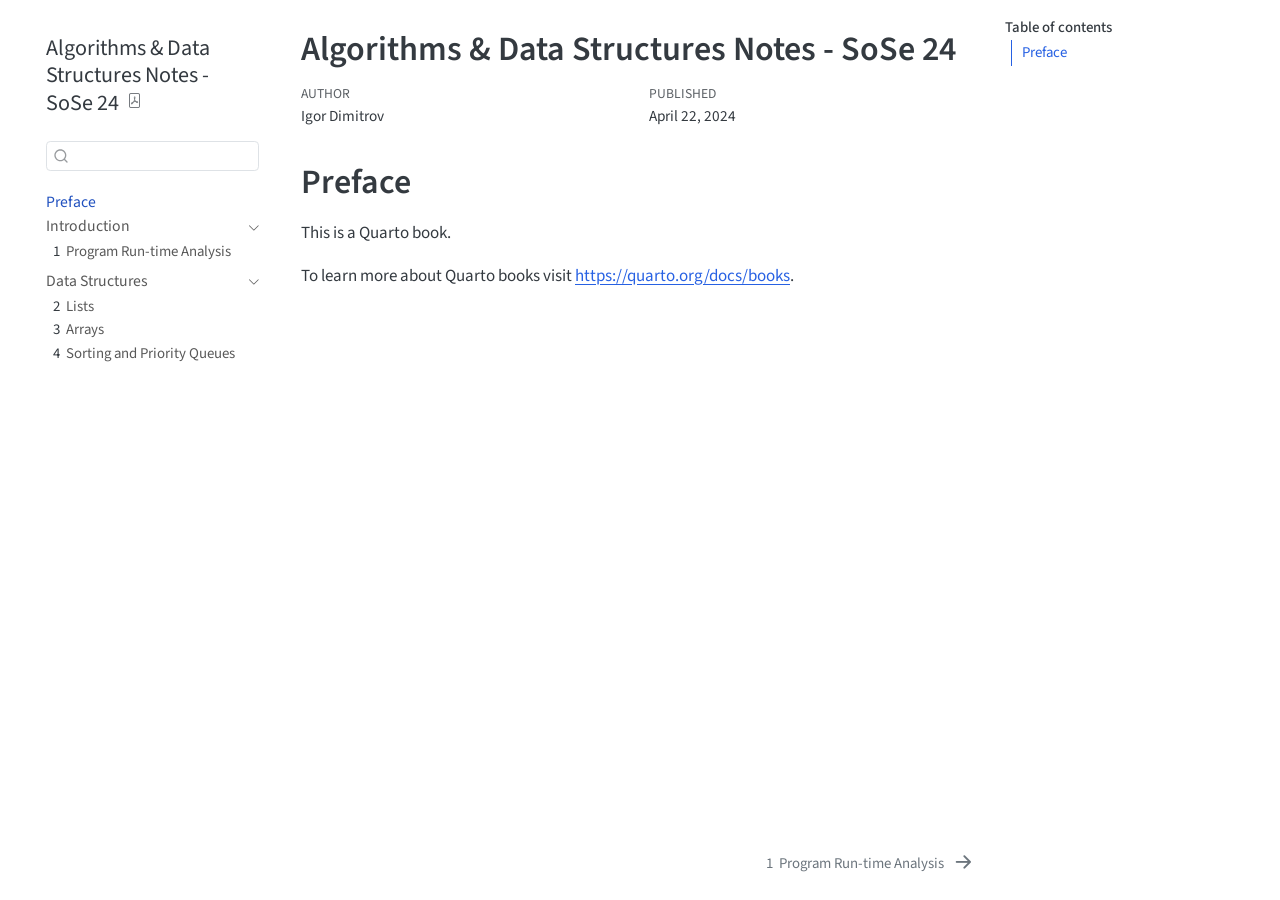
<file: index.html>
<!DOCTYPE html>
<html xmlns="http://www.w3.org/1999/xhtml" lang="en" xml:lang="en"><head>

<meta charset="utf-8">
<meta name="generator" content="quarto-1.4.553">

<meta name="viewport" content="width=device-width, initial-scale=1.0, user-scalable=yes">

<meta name="author" content="Igor Dimitrov">
<meta name="dcterms.date" content="2024-04-22">

<title>Algorithms &amp; Data Structures Notes - SoSe 24</title>
<style>
code{white-space: pre-wrap;}
span.smallcaps{font-variant: small-caps;}
div.columns{display: flex; gap: min(4vw, 1.5em);}
div.column{flex: auto; overflow-x: auto;}
div.hanging-indent{margin-left: 1.5em; text-indent: -1.5em;}
ul.task-list{list-style: none;}
ul.task-list li input[type="checkbox"] {
  width: 0.8em;
  margin: 0 0.8em 0.2em -1em; /* quarto-specific, see https://github.com/quarto-dev/quarto-cli/issues/4556 */ 
  vertical-align: middle;
}
</style>


<script src="site_libs/quarto-nav/quarto-nav.js"></script>
<script src="site_libs/quarto-nav/headroom.min.js"></script>
<script src="site_libs/clipboard/clipboard.min.js"></script>
<script src="site_libs/quarto-search/autocomplete.umd.js"></script>
<script src="site_libs/quarto-search/fuse.min.js"></script>
<script src="site_libs/quarto-search/quarto-search.js"></script>
<meta name="quarto:offset" content="./">
<link href="./02-intro/02-analysis.html" rel="next">
<script src="site_libs/quarto-html/quarto.js"></script>
<script src="site_libs/quarto-html/popper.min.js"></script>
<script src="site_libs/quarto-html/tippy.umd.min.js"></script>
<script src="site_libs/quarto-html/anchor.min.js"></script>
<link href="site_libs/quarto-html/tippy.css" rel="stylesheet">
<link href="site_libs/quarto-html/quarto-syntax-highlighting.css" rel="stylesheet" id="quarto-text-highlighting-styles">
<script src="site_libs/bootstrap/bootstrap.min.js"></script>
<link href="site_libs/bootstrap/bootstrap-icons.css" rel="stylesheet">
<link href="site_libs/bootstrap/bootstrap.min.css" rel="stylesheet" id="quarto-bootstrap" data-mode="light">
<script id="quarto-search-options" type="application/json">{
  "location": "sidebar",
  "copy-button": false,
  "collapse-after": 3,
  "panel-placement": "start",
  "type": "textbox",
  "limit": 50,
  "keyboard-shortcut": [
    "f",
    "/",
    "s"
  ],
  "show-item-context": false,
  "language": {
    "search-no-results-text": "No results",
    "search-matching-documents-text": "matching documents",
    "search-copy-link-title": "Copy link to search",
    "search-hide-matches-text": "Hide additional matches",
    "search-more-match-text": "more match in this document",
    "search-more-matches-text": "more matches in this document",
    "search-clear-button-title": "Clear",
    "search-text-placeholder": "",
    "search-detached-cancel-button-title": "Cancel",
    "search-submit-button-title": "Submit",
    "search-label": "Search"
  }
}</script>


</head>

<body class="nav-sidebar floating">

<div id="quarto-search-results"></div>
  <header id="quarto-header" class="headroom fixed-top">
  <nav class="quarto-secondary-nav">
    <div class="container-fluid d-flex">
      <button type="button" class="quarto-btn-toggle btn" data-bs-toggle="collapse" data-bs-target=".quarto-sidebar-collapse-item" aria-controls="quarto-sidebar" aria-expanded="false" aria-label="Toggle sidebar navigation" onclick="if (window.quartoToggleHeadroom) { window.quartoToggleHeadroom(); }">
        <i class="bi bi-layout-text-sidebar-reverse"></i>
      </button>
        <nav class="quarto-page-breadcrumbs" aria-label="breadcrumb"><ol class="breadcrumb"><li class="breadcrumb-item"><a href="./index.html">Preface</a></li></ol></nav>
        <a class="flex-grow-1" role="button" data-bs-toggle="collapse" data-bs-target=".quarto-sidebar-collapse-item" aria-controls="quarto-sidebar" aria-expanded="false" aria-label="Toggle sidebar navigation" onclick="if (window.quartoToggleHeadroom) { window.quartoToggleHeadroom(); }">      
        </a>
      <button type="button" class="btn quarto-search-button" aria-label="" onclick="window.quartoOpenSearch();">
        <i class="bi bi-search"></i>
      </button>
    </div>
  </nav>
</header>
<!-- content -->
<div id="quarto-content" class="quarto-container page-columns page-rows-contents page-layout-article">
<!-- sidebar -->
  <nav id="quarto-sidebar" class="sidebar collapse collapse-horizontal quarto-sidebar-collapse-item sidebar-navigation floating overflow-auto">
    <div class="pt-lg-2 mt-2 text-left sidebar-header">
    <div class="sidebar-title mb-0 py-0">
      <a href="./">Algorithms &amp; Data Structures Notes - SoSe 24</a> 
        <div class="sidebar-tools-main">
    <a href="./Algorithms---Data-Structures-Notes---SoSe-24.pdf" title="Download PDF" class="quarto-navigation-tool px-1" aria-label="Download PDF"><i class="bi bi-file-pdf"></i></a>
</div>
    </div>
      </div>
        <div class="mt-2 flex-shrink-0 align-items-center">
        <div class="sidebar-search">
        <div id="quarto-search" class="" title="Search"></div>
        </div>
        </div>
    <div class="sidebar-menu-container"> 
    <ul class="list-unstyled mt-1">
        <li class="sidebar-item">
  <div class="sidebar-item-container"> 
  <a href="./index.html" class="sidebar-item-text sidebar-link active">
 <span class="menu-text">Preface</span></a>
  </div>
</li>
        <li class="sidebar-item sidebar-item-section">
      <div class="sidebar-item-container"> 
            <a class="sidebar-item-text sidebar-link text-start" data-bs-toggle="collapse" data-bs-target="#quarto-sidebar-section-1" aria-expanded="true">
 <span class="menu-text">Introduction</span></a>
          <a class="sidebar-item-toggle text-start" data-bs-toggle="collapse" data-bs-target="#quarto-sidebar-section-1" aria-expanded="true" aria-label="Toggle section">
            <i class="bi bi-chevron-right ms-2"></i>
          </a> 
      </div>
      <ul id="quarto-sidebar-section-1" class="collapse list-unstyled sidebar-section depth1 show">  
          <li class="sidebar-item">
  <div class="sidebar-item-container"> 
  <a href="./02-intro/02-analysis.html" class="sidebar-item-text sidebar-link">
 <span class="menu-text"><span class="chapter-number">1</span>&nbsp; <span class="chapter-title">Program Run-time Analysis</span></span></a>
  </div>
</li>
      </ul>
  </li>
        <li class="sidebar-item sidebar-item-section">
      <div class="sidebar-item-container"> 
            <a class="sidebar-item-text sidebar-link text-start" data-bs-toggle="collapse" data-bs-target="#quarto-sidebar-section-2" aria-expanded="true">
 <span class="menu-text">Data Structures</span></a>
          <a class="sidebar-item-toggle text-start" data-bs-toggle="collapse" data-bs-target="#quarto-sidebar-section-2" aria-expanded="true" aria-label="Toggle section">
            <i class="bi bi-chevron-right ms-2"></i>
          </a> 
      </div>
      <ul id="quarto-sidebar-section-2" class="collapse list-unstyled sidebar-section depth1 show">  
          <li class="sidebar-item">
  <div class="sidebar-item-container"> 
  <a href="./03/01-lists.html" class="sidebar-item-text sidebar-link">
 <span class="menu-text"><span class="chapter-number">2</span>&nbsp; <span class="chapter-title">Lists</span></span></a>
  </div>
</li>
          <li class="sidebar-item">
  <div class="sidebar-item-container"> 
  <a href="./03/02-arrays.html" class="sidebar-item-text sidebar-link">
 <span class="menu-text"><span class="chapter-number">3</span>&nbsp; <span class="chapter-title">Arrays</span></span></a>
  </div>
</li>
          <li class="sidebar-item">
  <div class="sidebar-item-container"> 
  <a href="./05/01-sorting.html" class="sidebar-item-text sidebar-link">
 <span class="menu-text"><span class="chapter-number">4</span>&nbsp; <span class="chapter-title">Sorting and Priority Queues</span></span></a>
  </div>
</li>
      </ul>
  </li>
    </ul>
    </div>
</nav>
<div id="quarto-sidebar-glass" class="quarto-sidebar-collapse-item" data-bs-toggle="collapse" data-bs-target=".quarto-sidebar-collapse-item"></div>
<!-- margin-sidebar -->
    <div id="quarto-margin-sidebar" class="sidebar margin-sidebar">
        <nav id="TOC" role="doc-toc" class="toc-active">
    <h2 id="toc-title">Table of contents</h2>
   
  <ul>
  <li><a href="#preface" id="toc-preface" class="nav-link active" data-scroll-target="#preface">Preface</a></li>
  </ul>
</nav>
    </div>
<!-- main -->
<main class="content" id="quarto-document-content">

<header id="title-block-header" class="quarto-title-block default">
<div class="quarto-title">
<h1 class="title">Algorithms &amp; Data Structures Notes - SoSe 24</h1>
</div>



<div class="quarto-title-meta">

    <div>
    <div class="quarto-title-meta-heading">Author</div>
    <div class="quarto-title-meta-contents">
             <p>Igor Dimitrov </p>
          </div>
  </div>
    
    <div>
    <div class="quarto-title-meta-heading">Published</div>
    <div class="quarto-title-meta-contents">
      <p class="date">April 22, 2024</p>
    </div>
  </div>
  
    
  </div>
  


</header>


<section id="preface" class="level1 unnumbered">
<h1 class="unnumbered">Preface</h1>
<p>This is a Quarto book.</p>
<p>To learn more about Quarto books visit <a href="https://quarto.org/docs/books" class="uri">https://quarto.org/docs/books</a>.</p>


</section>

</main> <!-- /main -->
<script id="quarto-html-after-body" type="application/javascript">
window.document.addEventListener("DOMContentLoaded", function (event) {
  const toggleBodyColorMode = (bsSheetEl) => {
    const mode = bsSheetEl.getAttribute("data-mode");
    const bodyEl = window.document.querySelector("body");
    if (mode === "dark") {
      bodyEl.classList.add("quarto-dark");
      bodyEl.classList.remove("quarto-light");
    } else {
      bodyEl.classList.add("quarto-light");
      bodyEl.classList.remove("quarto-dark");
    }
  }
  const toggleBodyColorPrimary = () => {
    const bsSheetEl = window.document.querySelector("link#quarto-bootstrap");
    if (bsSheetEl) {
      toggleBodyColorMode(bsSheetEl);
    }
  }
  toggleBodyColorPrimary();  
  const icon = "";
  const anchorJS = new window.AnchorJS();
  anchorJS.options = {
    placement: 'right',
    icon: icon
  };
  anchorJS.add('.anchored');
  const isCodeAnnotation = (el) => {
    for (const clz of el.classList) {
      if (clz.startsWith('code-annotation-')) {                     
        return true;
      }
    }
    return false;
  }
  const clipboard = new window.ClipboardJS('.code-copy-button', {
    text: function(trigger) {
      const codeEl = trigger.previousElementSibling.cloneNode(true);
      for (const childEl of codeEl.children) {
        if (isCodeAnnotation(childEl)) {
          childEl.remove();
        }
      }
      return codeEl.innerText;
    }
  });
  clipboard.on('success', function(e) {
    // button target
    const button = e.trigger;
    // don't keep focus
    button.blur();
    // flash "checked"
    button.classList.add('code-copy-button-checked');
    var currentTitle = button.getAttribute("title");
    button.setAttribute("title", "Copied!");
    let tooltip;
    if (window.bootstrap) {
      button.setAttribute("data-bs-toggle", "tooltip");
      button.setAttribute("data-bs-placement", "left");
      button.setAttribute("data-bs-title", "Copied!");
      tooltip = new bootstrap.Tooltip(button, 
        { trigger: "manual", 
          customClass: "code-copy-button-tooltip",
          offset: [0, -8]});
      tooltip.show();    
    }
    setTimeout(function() {
      if (tooltip) {
        tooltip.hide();
        button.removeAttribute("data-bs-title");
        button.removeAttribute("data-bs-toggle");
        button.removeAttribute("data-bs-placement");
      }
      button.setAttribute("title", currentTitle);
      button.classList.remove('code-copy-button-checked');
    }, 1000);
    // clear code selection
    e.clearSelection();
  });
    var localhostRegex = new RegExp(/^(?:http|https):\/\/localhost\:?[0-9]*\//);
    var mailtoRegex = new RegExp(/^mailto:/);
      var filterRegex = new RegExp('/' + window.location.host + '/');
    var isInternal = (href) => {
        return filterRegex.test(href) || localhostRegex.test(href) || mailtoRegex.test(href);
    }
    // Inspect non-navigation links and adorn them if external
 	var links = window.document.querySelectorAll('a[href]:not(.nav-link):not(.navbar-brand):not(.toc-action):not(.sidebar-link):not(.sidebar-item-toggle):not(.pagination-link):not(.no-external):not([aria-hidden]):not(.dropdown-item):not(.quarto-navigation-tool)');
    for (var i=0; i<links.length; i++) {
      const link = links[i];
      if (!isInternal(link.href)) {
        // undo the damage that might have been done by quarto-nav.js in the case of
        // links that we want to consider external
        if (link.dataset.originalHref !== undefined) {
          link.href = link.dataset.originalHref;
        }
      }
    }
  function tippyHover(el, contentFn, onTriggerFn, onUntriggerFn) {
    const config = {
      allowHTML: true,
      maxWidth: 500,
      delay: 100,
      arrow: false,
      appendTo: function(el) {
          return el.parentElement;
      },
      interactive: true,
      interactiveBorder: 10,
      theme: 'quarto',
      placement: 'bottom-start',
    };
    if (contentFn) {
      config.content = contentFn;
    }
    if (onTriggerFn) {
      config.onTrigger = onTriggerFn;
    }
    if (onUntriggerFn) {
      config.onUntrigger = onUntriggerFn;
    }
    window.tippy(el, config); 
  }
  const noterefs = window.document.querySelectorAll('a[role="doc-noteref"]');
  for (var i=0; i<noterefs.length; i++) {
    const ref = noterefs[i];
    tippyHover(ref, function() {
      // use id or data attribute instead here
      let href = ref.getAttribute('data-footnote-href') || ref.getAttribute('href');
      try { href = new URL(href).hash; } catch {}
      const id = href.replace(/^#\/?/, "");
      const note = window.document.getElementById(id);
      if (note) {
        return note.innerHTML;
      } else {
        return "";
      }
    });
  }
  const xrefs = window.document.querySelectorAll('a.quarto-xref');
  const processXRef = (id, note) => {
    // Strip column container classes
    const stripColumnClz = (el) => {
      el.classList.remove("page-full", "page-columns");
      if (el.children) {
        for (const child of el.children) {
          stripColumnClz(child);
        }
      }
    }
    stripColumnClz(note)
    if (id === null || id.startsWith('sec-')) {
      // Special case sections, only their first couple elements
      const container = document.createElement("div");
      if (note.children && note.children.length > 2) {
        container.appendChild(note.children[0].cloneNode(true));
        for (let i = 1; i < note.children.length; i++) {
          const child = note.children[i];
          if (child.tagName === "P" && child.innerText === "") {
            continue;
          } else {
            container.appendChild(child.cloneNode(true));
            break;
          }
        }
        if (window.Quarto?.typesetMath) {
          window.Quarto.typesetMath(container);
        }
        return container.innerHTML
      } else {
        if (window.Quarto?.typesetMath) {
          window.Quarto.typesetMath(note);
        }
        return note.innerHTML;
      }
    } else {
      // Remove any anchor links if they are present
      const anchorLink = note.querySelector('a.anchorjs-link');
      if (anchorLink) {
        anchorLink.remove();
      }
      if (window.Quarto?.typesetMath) {
        window.Quarto.typesetMath(note);
      }
      // TODO in 1.5, we should make sure this works without a callout special case
      if (note.classList.contains("callout")) {
        return note.outerHTML;
      } else {
        return note.innerHTML;
      }
    }
  }
  for (var i=0; i<xrefs.length; i++) {
    const xref = xrefs[i];
    tippyHover(xref, undefined, function(instance) {
      instance.disable();
      let url = xref.getAttribute('href');
      let hash = undefined; 
      if (url.startsWith('#')) {
        hash = url;
      } else {
        try { hash = new URL(url).hash; } catch {}
      }
      if (hash) {
        const id = hash.replace(/^#\/?/, "");
        const note = window.document.getElementById(id);
        if (note !== null) {
          try {
            const html = processXRef(id, note.cloneNode(true));
            instance.setContent(html);
          } finally {
            instance.enable();
            instance.show();
          }
        } else {
          // See if we can fetch this
          fetch(url.split('#')[0])
          .then(res => res.text())
          .then(html => {
            const parser = new DOMParser();
            const htmlDoc = parser.parseFromString(html, "text/html");
            const note = htmlDoc.getElementById(id);
            if (note !== null) {
              const html = processXRef(id, note);
              instance.setContent(html);
            } 
          }).finally(() => {
            instance.enable();
            instance.show();
          });
        }
      } else {
        // See if we can fetch a full url (with no hash to target)
        // This is a special case and we should probably do some content thinning / targeting
        fetch(url)
        .then(res => res.text())
        .then(html => {
          const parser = new DOMParser();
          const htmlDoc = parser.parseFromString(html, "text/html");
          const note = htmlDoc.querySelector('main.content');
          if (note !== null) {
            // This should only happen for chapter cross references
            // (since there is no id in the URL)
            // remove the first header
            if (note.children.length > 0 && note.children[0].tagName === "HEADER") {
              note.children[0].remove();
            }
            const html = processXRef(null, note);
            instance.setContent(html);
          } 
        }).finally(() => {
          instance.enable();
          instance.show();
        });
      }
    }, function(instance) {
    });
  }
      let selectedAnnoteEl;
      const selectorForAnnotation = ( cell, annotation) => {
        let cellAttr = 'data-code-cell="' + cell + '"';
        let lineAttr = 'data-code-annotation="' +  annotation + '"';
        const selector = 'span[' + cellAttr + '][' + lineAttr + ']';
        return selector;
      }
      const selectCodeLines = (annoteEl) => {
        const doc = window.document;
        const targetCell = annoteEl.getAttribute("data-target-cell");
        const targetAnnotation = annoteEl.getAttribute("data-target-annotation");
        const annoteSpan = window.document.querySelector(selectorForAnnotation(targetCell, targetAnnotation));
        const lines = annoteSpan.getAttribute("data-code-lines").split(",");
        const lineIds = lines.map((line) => {
          return targetCell + "-" + line;
        })
        let top = null;
        let height = null;
        let parent = null;
        if (lineIds.length > 0) {
            //compute the position of the single el (top and bottom and make a div)
            const el = window.document.getElementById(lineIds[0]);
            top = el.offsetTop;
            height = el.offsetHeight;
            parent = el.parentElement.parentElement;
          if (lineIds.length > 1) {
            const lastEl = window.document.getElementById(lineIds[lineIds.length - 1]);
            const bottom = lastEl.offsetTop + lastEl.offsetHeight;
            height = bottom - top;
          }
          if (top !== null && height !== null && parent !== null) {
            // cook up a div (if necessary) and position it 
            let div = window.document.getElementById("code-annotation-line-highlight");
            if (div === null) {
              div = window.document.createElement("div");
              div.setAttribute("id", "code-annotation-line-highlight");
              div.style.position = 'absolute';
              parent.appendChild(div);
            }
            div.style.top = top - 2 + "px";
            div.style.height = height + 4 + "px";
            div.style.left = 0;
            let gutterDiv = window.document.getElementById("code-annotation-line-highlight-gutter");
            if (gutterDiv === null) {
              gutterDiv = window.document.createElement("div");
              gutterDiv.setAttribute("id", "code-annotation-line-highlight-gutter");
              gutterDiv.style.position = 'absolute';
              const codeCell = window.document.getElementById(targetCell);
              const gutter = codeCell.querySelector('.code-annotation-gutter');
              gutter.appendChild(gutterDiv);
            }
            gutterDiv.style.top = top - 2 + "px";
            gutterDiv.style.height = height + 4 + "px";
          }
          selectedAnnoteEl = annoteEl;
        }
      };
      const unselectCodeLines = () => {
        const elementsIds = ["code-annotation-line-highlight", "code-annotation-line-highlight-gutter"];
        elementsIds.forEach((elId) => {
          const div = window.document.getElementById(elId);
          if (div) {
            div.remove();
          }
        });
        selectedAnnoteEl = undefined;
      };
        // Handle positioning of the toggle
    window.addEventListener(
      "resize",
      throttle(() => {
        elRect = undefined;
        if (selectedAnnoteEl) {
          selectCodeLines(selectedAnnoteEl);
        }
      }, 10)
    );
    function throttle(fn, ms) {
    let throttle = false;
    let timer;
      return (...args) => {
        if(!throttle) { // first call gets through
            fn.apply(this, args);
            throttle = true;
        } else { // all the others get throttled
            if(timer) clearTimeout(timer); // cancel #2
            timer = setTimeout(() => {
              fn.apply(this, args);
              timer = throttle = false;
            }, ms);
        }
      };
    }
      // Attach click handler to the DT
      const annoteDls = window.document.querySelectorAll('dt[data-target-cell]');
      for (const annoteDlNode of annoteDls) {
        annoteDlNode.addEventListener('click', (event) => {
          const clickedEl = event.target;
          if (clickedEl !== selectedAnnoteEl) {
            unselectCodeLines();
            const activeEl = window.document.querySelector('dt[data-target-cell].code-annotation-active');
            if (activeEl) {
              activeEl.classList.remove('code-annotation-active');
            }
            selectCodeLines(clickedEl);
            clickedEl.classList.add('code-annotation-active');
          } else {
            // Unselect the line
            unselectCodeLines();
            clickedEl.classList.remove('code-annotation-active');
          }
        });
      }
  const findCites = (el) => {
    const parentEl = el.parentElement;
    if (parentEl) {
      const cites = parentEl.dataset.cites;
      if (cites) {
        return {
          el,
          cites: cites.split(' ')
        };
      } else {
        return findCites(el.parentElement)
      }
    } else {
      return undefined;
    }
  };
  var bibliorefs = window.document.querySelectorAll('a[role="doc-biblioref"]');
  for (var i=0; i<bibliorefs.length; i++) {
    const ref = bibliorefs[i];
    const citeInfo = findCites(ref);
    if (citeInfo) {
      tippyHover(citeInfo.el, function() {
        var popup = window.document.createElement('div');
        citeInfo.cites.forEach(function(cite) {
          var citeDiv = window.document.createElement('div');
          citeDiv.classList.add('hanging-indent');
          citeDiv.classList.add('csl-entry');
          var biblioDiv = window.document.getElementById('ref-' + cite);
          if (biblioDiv) {
            citeDiv.innerHTML = biblioDiv.innerHTML;
          }
          popup.appendChild(citeDiv);
        });
        return popup.innerHTML;
      });
    }
  }
});
</script>
<nav class="page-navigation">
  <div class="nav-page nav-page-previous">
  </div>
  <div class="nav-page nav-page-next">
      <a href="./02-intro/02-analysis.html" class="pagination-link" aria-label="Program Run-time Analysis">
        <span class="nav-page-text"><span class="chapter-number">1</span>&nbsp; <span class="chapter-title">Program Run-time Analysis</span></span> <i class="bi bi-arrow-right-short"></i>
      </a>
  </div>
</nav>
</div> <!-- /content -->




</body></html>
</file>
<file: site_libs/quarto-html/tippy.css>
.tippy-box[data-animation=fade][data-state=hidden]{opacity:0}[data-tippy-root]{max-width:calc(100vw - 10px)}.tippy-box{position:relative;background-color:#333;color:#fff;border-radius:4px;font-size:14px;line-height:1.4;white-space:normal;outline:0;transition-property:transform,visibility,opacity}.tippy-box[data-placement^=top]>.tippy-arrow{bottom:0}.tippy-box[data-placement^=top]>.tippy-arrow:before{bottom:-7px;left:0;border-width:8px 8px 0;border-top-color:initial;transform-origin:center top}.tippy-box[data-placement^=bottom]>.tippy-arrow{top:0}.tippy-box[data-placement^=bottom]>.tippy-arrow:before{top:-7px;left:0;border-width:0 8px 8px;border-bottom-color:initial;transform-origin:center bottom}.tippy-box[data-placement^=left]>.tippy-arrow{right:0}.tippy-box[data-placement^=left]>.tippy-arrow:before{border-width:8px 0 8px 8px;border-left-color:initial;right:-7px;transform-origin:center left}.tippy-box[data-placement^=right]>.tippy-arrow{left:0}.tippy-box[data-placement^=right]>.tippy-arrow:before{left:-7px;border-width:8px 8px 8px 0;border-right-color:initial;transform-origin:center right}.tippy-box[data-inertia][data-state=visible]{transition-timing-function:cubic-bezier(.54,1.5,.38,1.11)}.tippy-arrow{width:16px;height:16px;color:#333}.tippy-arrow:before{content:"";position:absolute;border-color:transparent;border-style:solid}.tippy-content{position:relative;padding:5px 9px;z-index:1}
</file>
<file: site_libs/quarto-html/quarto-syntax-highlighting.css>
/* quarto syntax highlight colors */
:root {
  --quarto-hl-al-color: #ff0000;
  --quarto-hl-an-color: #60a0b0;
  --quarto-hl-at-color: #7d9029;
  --quarto-hl-bn-color: #40a070;
  --quarto-hl-bu-color: #008000;
  --quarto-hl-ch-color: #4070a0;
  --quarto-hl-co-color: #60a0b0;
  --quarto-hl-cv-color: #60a0b0;
  --quarto-hl-cn-color: #880000;
  --quarto-hl-cf-color: #007020;
  --quarto-hl-dt-color: #902000;
  --quarto-hl-dv-color: #40a070;
  --quarto-hl-do-color: #ba2121;
  --quarto-hl-er-color: #ff0000;
  --quarto-hl-ex-color: inherit;
  --quarto-hl-fl-color: #40a070;
  --quarto-hl-fu-color: #06287e;
  --quarto-hl-im-color: #008000;
  --quarto-hl-in-color: #60a0b0;
  --quarto-hl-kw-color: #007020;
  --quarto-hl-op-color: #666666;
  --quarto-hl-ot-color: #007020;
  --quarto-hl-pp-color: #bc7a00;
  --quarto-hl-sc-color: #4070a0;
  --quarto-hl-ss-color: #bb6688;
  --quarto-hl-st-color: #4070a0;
  --quarto-hl-va-color: #19177c;
  --quarto-hl-vs-color: #4070a0;
  --quarto-hl-wa-color: #60a0b0;
}

/* other quarto variables */
:root {
  --quarto-font-monospace: SFMono-Regular, Menlo, Monaco, Consolas, "Liberation Mono", "Courier New", monospace;
}

code span.al {
  color: #ff0000;
  font-weight: bold;
  font-style: inherit;
}

code span.an {
  color: #60a0b0;
  font-weight: bold;
  font-style: italic;
}

code span.at {
  color: #7d9029;
  font-style: inherit;
}

code span.bn {
  color: #40a070;
  font-style: inherit;
}

code span.bu {
  color: #008000;
  font-style: inherit;
}

code span.ch {
  color: #4070a0;
  font-style: inherit;
}

code span.co {
  color: #60a0b0;
  font-style: italic;
}

code span.cv {
  color: #60a0b0;
  font-weight: bold;
  font-style: italic;
}

code span.cn {
  color: #880000;
  font-style: inherit;
}

code span.cf {
  color: #007020;
  font-weight: bold;
  font-style: inherit;
}

code span.dt {
  color: #902000;
  font-style: inherit;
}

code span.dv {
  color: #40a070;
  font-style: inherit;
}

code span.do {
  color: #ba2121;
  font-style: italic;
}

code span.er {
  color: #ff0000;
  font-weight: bold;
  font-style: inherit;
}

code span.ex {
  font-style: inherit;
}

code span.fl {
  color: #40a070;
  font-style: inherit;
}

code span.fu {
  color: #06287e;
  font-style: inherit;
}

code span.im {
  color: #008000;
  font-weight: bold;
  font-style: inherit;
}

code span.in {
  color: #60a0b0;
  font-weight: bold;
  font-style: italic;
}

code span.kw {
  color: #007020;
  font-weight: bold;
  font-style: inherit;
}

code span.op {
  color: #666666;
  font-style: inherit;
}

code span.ot {
  color: #007020;
  font-style: inherit;
}

code span.pp {
  color: #bc7a00;
  font-style: inherit;
}

code span.sc {
  color: #4070a0;
  font-style: inherit;
}

code span.ss {
  color: #bb6688;
  font-style: inherit;
}

code span.st {
  color: #4070a0;
  font-style: inherit;
}

code span.va {
  color: #19177c;
  font-style: inherit;
}

code span.vs {
  color: #4070a0;
  font-style: inherit;
}

code span.wa {
  color: #60a0b0;
  font-weight: bold;
  font-style: italic;
}

.prevent-inlining {
  content: "</";
}

/*# sourceMappingURL=debc5d5d77c3f9108843748ff7464032.css.map */
</file>
